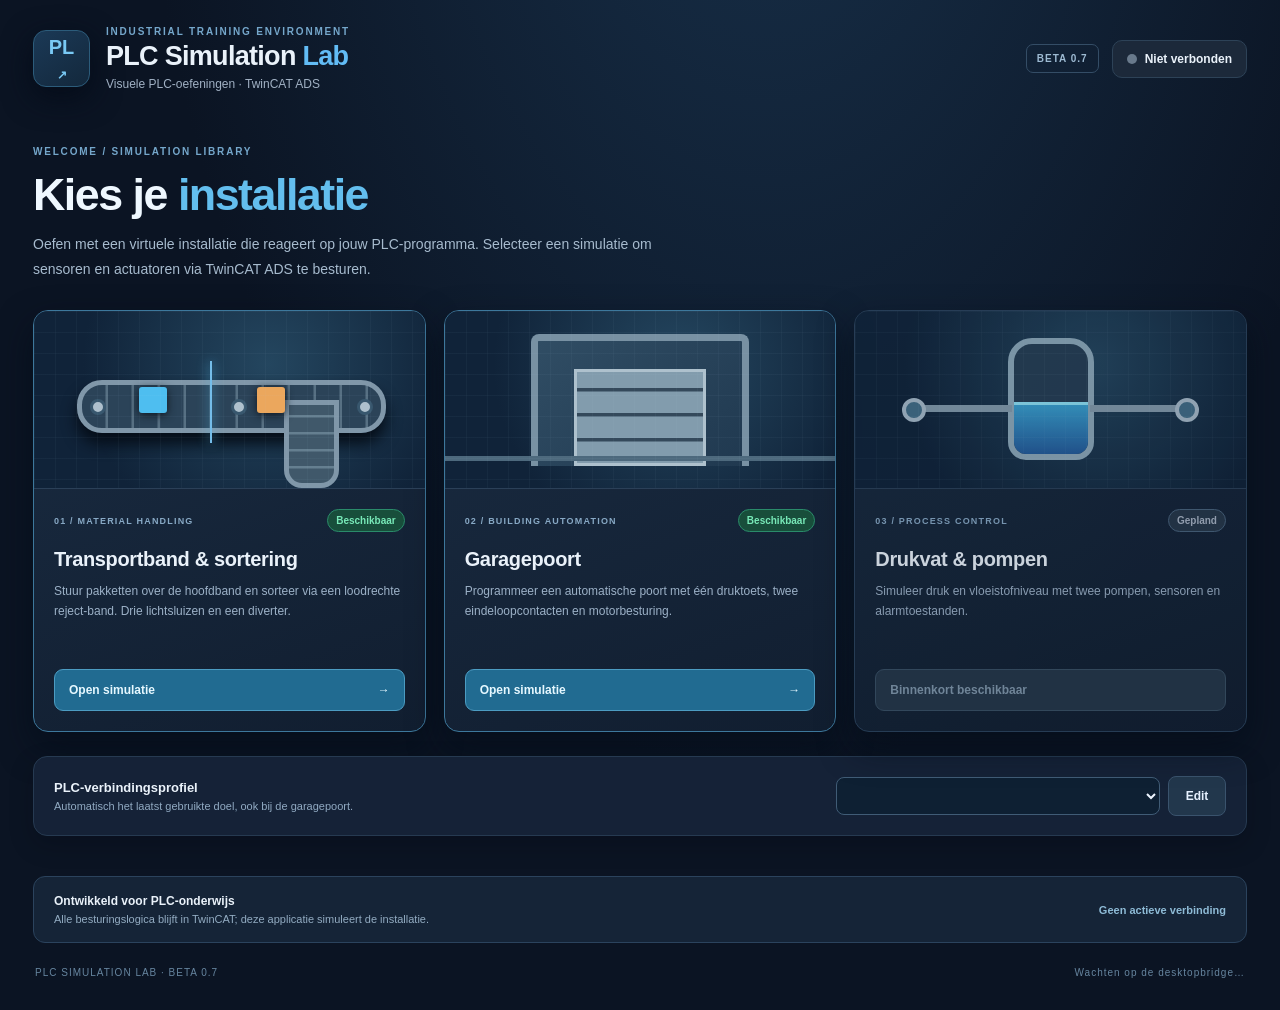
<file: frontend/index.html>
<!doctype html>
<html lang="nl">
<head>
  <meta charset="utf-8">
  <meta name="viewport" content="width=device-width,initial-scale=1">
  <title>PLC Simulation Lab — Simulaties</title>
  <link rel="stylesheet" href="style.css">
  <link rel="stylesheet" href="reject-conveyor.css">
  <link rel="stylesheet" href="home.css">
  <link rel="stylesheet" href="garage.css">
  <link rel="stylesheet" href="connection-profiles.css">
  <link rel="stylesheet" href="symbol-diagnostics.css">
</head>
<body>
  <div class="shell">
    <header class="topbar">
      <div class="identity">
        <div class="symbol">PL<span>↗</span></div>
        <div><div class="overline">INDUSTRIAL TRAINING ENVIRONMENT</div><h1>PLC Simulation <em>Lab</em></h1><div class="subhead">Visuele PLC-oefeningen · TwinCAT ADS</div></div>
      </div>
      <div class="topright"><span class="vchip">BETA 0.7</span><div id="connectionBadge" class="connection-badge"><i></i><span id="connectionLabel">Niet verbonden</span></div></div>
    </header>
    <section id="homeScreen" class="home-screen" aria-label="Kies een simulatie">
      <div class="home-intro">
        <div class="overline">WELCOME / SIMULATION LIBRARY</div>
        <h2>Kies je <span>installatie</span></h2>
        <p>Oefen met een virtuele installatie die reageert op jouw PLC-programma. Selecteer een simulatie om sensoren en actuatoren via TwinCAT ADS te besturen.</p>
      </div>
      <div class="home-cards">
        <article class="sim-card available">
          <div class="sim-image conveyor-art" aria-hidden="true"><div class="art-belt"><span></span><span></span><span></span></div><div class="art-branch"></div><div class="art-box one"></div><div class="art-box two"></div><div class="art-sensor"></div></div>
          <div class="sim-card-body"><div class="sim-card-top"><span class="sim-category">01 / MATERIAL HANDLING</span><span class="sim-status ready">Beschikbaar</span></div>
          <h3>Transportband &amp; sortering</h3><p>Stuur pakketten over de hoofdband en sorteer via een loodrechte reject-band. Drie lichtsluizen en een diverter.</p>
          <button id="openConveyor" class="sim-launch" type="button">Open simulatie <span aria-hidden="true">→</span></button></div>
        </article>
        <article class="sim-card available">
          <div class="sim-image gate-art" aria-hidden="true"><div class="art-building"><div class="art-door"></div></div><div class="art-ground"></div></div>
          <div class="sim-card-body"><div class="sim-card-top"><span class="sim-category">02 / BUILDING AUTOMATION</span><span class="sim-status ready">Beschikbaar</span></div>
          <h3>Garagepoort</h3><p>Programmeer een automatische poort met één druktoets, twee eindeloopcontacten en motorbesturing.</p>
          <button id="openGarage" class="sim-launch" type="button">Open simulatie <span aria-hidden="true">→</span></button></div>
        </article>
        <article class="sim-card unavailable">
          <div class="sim-image vessel-art" aria-hidden="true"><div class="art-vessel"><div class="art-liquid"></div></div><div class="art-pipe left"></div><div class="art-pipe right"></div><div class="art-pump left"></div><div class="art-pump right"></div></div>
          <div class="sim-card-body"><div class="sim-card-top"><span class="sim-category">03 / PROCESS CONTROL</span><span class="sim-status planned">Gepland</span></div>
          <h3>Drukvat &amp; pompen</h3><p>Simuleer druk en vloeistofniveau met twee pompen, sensoren en alarmtoestanden.</p>
          <button class="sim-launch" disabled type="button">Binnenkort beschikbaar</button></div>
        </article>
      </div>
      <div class="profile-home panel"><div><strong>PLC-verbindingsprofiel</strong><span>Automatisch het laatst gebruikte doel, ook bij de garagepoort.</span></div>
       <div class="profile-line"><select id="homeProfileSelect" aria-label="Selecteer PLC-profiel"></select><button id="homeProfileEdit" class="btn ghost" type="button">Edit</button></div></div>
      <div class="home-footer"><div><strong>Ontwikkeld voor PLC-onderwijs</strong><span>Alle besturingslogica blijft in TwinCAT; deze applicatie simuleert de installatie.</span></div><div id="homeRuntime" class="home-runtime">Kies een module om te beginnen</div></div>
    </section>
    <div id="errorMessage" class="alert" role="alert" hidden></div>
    <main class="workspace" id="simulationWorkspace" hidden>
      <section class="left-side">
        <section class="panel stage-panel">
          <div class="section-title"><div><button id="backHome" class="back-home" type="button">← Alle simulaties</button><div class="overline">INSTALLATIE 01 / SORTER CONVEYOR</div><h2>Transportband <span class="h2muted">/ Sortering</span></h2></div><span id="modeTag" class="mode-tag">Wachten...</span></div>
          <div class="stage-description">Blauwe pakketten gaan rechtdoor. Oranje pakketten worden via de diverter naar de loodrechte afvoerband gestuurd; LS-03 bevestigt hun aankomst.</div>
          <div class="conveyor-stage" id="conveyorStage" aria-label="Interactieve transportband met loodrechte afvoerband">
            <div class="stage-grid"></div>
            <div class="stage-label stage-label-left">ZONE A · AANVOER</div>
            <div class="stage-label stage-label-right">ZONE B · SORTERING</div>
            <div class="motor-chip"><span id="motorMiniLed" class="circle-led"></span><span id="motorMiniText">MOTOR UIT</span></div>
            <div class="sensor-assembly first" id="entryAssembly"><div class="sensor-head"></div><div class="sensor-beam"></div><div class="sensor-head"></div><strong>LS-01</strong></div>
            <div class="sensor-assembly second" id="exitAssembly"><div class="sensor-head"></div><div class="sensor-beam"></div><div class="sensor-head"></div><strong>LS-02</strong></div>
            <!-- The perpendicular reject conveyor is aligned with DIVERTER_X=0.66. -->
            <div class="reject-conveyor" id="rejectConveyor" aria-label="Afvoerband naar beneden">
              <div class="reject-track"><div class="reject-texture"></div></div>
              <div class="reject-roller reject-roller-top"></div>
              <div class="reject-roller reject-roller-bottom"></div>
              <span class="reject-direction">↓ AFVOER</span>
            </div>
            <div class="belt-frame">
              <div class="belt-track" id="beltTrack"><div class="belt-texture"></div></div>
              <div class="package-layer" id="packageLayer"></div>
              <div class="roller roller-left"></div><div class="roller roller-right"></div>
            </div>
            <div class="reject-package-layer" id="rejectPackageLayer"></div>
            <div class="diverter" id="diverter"><span class="diverter-arm"></span><b>D-01</b></div>
            <div class="reject-sensor" id="rejectSensor"><div class="reject-sensor-emitter"></div><div class="reject-sensor-beam"></div><div class="reject-sensor-emitter"></div><strong>LS-03</strong></div>
            <div class="stand stand-left"></div><div class="stand stand-right"></div><div class="floor"></div>
            <div class="motor-box"><b>M</b><span>DRV-01</span></div>
            <div class="stage-hint">BLAUW = DOORVOER &nbsp; • &nbsp; ORANJE = AFVOER ↓</div>
          </div>
          <div class="readout-grid">
            <div class="readout"><div>MOTORUITGANG</div><strong id="motorValue">FALSE</strong><small>bConveyorMotor</small></div>
            <div class="readout"><div>DIVERTER</div><strong id="diverterValue">FALSE</strong><small>bDiverter</small></div>
            <div class="readout"><div>PLC CYCLI</div><strong id="cycleValue">0</strong><small>nCycleCounter</small></div>
          </div>
        </section>
        <div class="bottom-cards">
          <section class="panel results-panel"><div class="overline">PROCESSTATISTIEKEN</div><h3>Productiestatus</h3>
            <div class="stats-line"><div class="stat"><span>Doorgelaten</span><strong id="normalCount">0</strong><small>blauwe route</small></div><div class="stat"><span>Afgevoerd</span><strong id="rejectCount">0</strong><small>reject route</small></div><div class="stat"><span>Wachtrij</span><strong id="queueCount">0</strong><small>pakketten</small></div></div>
          </section>
          <section class="panel help-panel"><div class="overline">ZO WERKT DE SIMULATIE</div><h3>Sensor → PLC → Actuator</h3><p>LS-01 detecteert het type. De PLC zet D-01 aan voor oranje pakketten. De tweede band vervoert het pakket naar LS-03, die de aankomst bevestigt.</p></section>
        </div>
      </section>
      <aside class="right-side">
        <section class="panel connection-panel"><div class="overline">01 / CONNECTIE</div><h3>PLC-verbinding</h3>
          <div class="profile-widget">
            <label for="profileSelect">Verbindingsprofiel</label>
            <div class="profile-line"><select id="profileSelect" aria-label="Selecteer PLC-profiel"></select><button class="btn ghost" id="profileEdit" type="button">Edit</button></div>
            <p id="profileHint" class="profile-hint">Je selectie wordt bewaard voor de volgende keer.</p>
          </div>
          <div class="info-row"><span>Doel</span><code id="targetValue">—</code></div>
          <div class="info-row"><span>Protocol</span><strong id="protocolValue">—</strong></div>
          <div class="button-pair"><button class="btn primary" id="connectButton">● Verbinden</button><button class="btn ghost" id="disconnectButton">Verbreken</button></div>
        </section>
        <section class="panel action-panel"><div class="overline">02 / MACHINEBESTURING</div><h3>Virtuele drukknoppen</h3>
          <div class="button-pair"><button class="btn start" id="startButton">▶ START</button><button class="btn stop" id="stopButton">■ STOP</button></div>
          <div class="subsection-title">Pakketten toevoegen</div>
          <div class="button-pair"><button class="btn parcel-blue" id="blueButton"><span class="parcel-icon blue"></span> Blauw pakket</button><button class="btn parcel-orange" id="orangeButton"><span class="parcel-icon orange"></span> Oranje pakket</button></div>
          <label class="switch-row"><div><b>Automatische aanvoer</b><small>Wissel blauwe en oranje pakketten af</small></div><span class="toggle"><input id="autoFeedToggle" type="checkbox"><span></span></span></label>
          <button class="btn ghost full-width" id="resetButton">↻ &nbsp; Reset pakketten &amp; tellers</button>
          <p class="small-note">Reset wist alleen de virtuele wereld. De PLC-besturing blijft draaien totdat je STOP indrukt.</p>
        </section>
        <section class="panel io-panel"><div class="overline">03 / LIVE DIAGNOSTIEK</div><h3>PLC I/O monitor</h3><div id="symbolDiagnostics" class="symbol-diagnostics" aria-live="polite"></div><div id="ioRows"></div>
          <div class="io-footer">Ingangen: simulator → PLC &nbsp;·&nbsp; Uitgangen: PLC → simulator</div>
        </section>
      </aside>
    </main>
    <section id="garageWorkspace" class="garage-workspace" hidden>
      <section class="panel stage-panel garage-stage-panel">
        <div class="section-title"><div><button id="garageBackHome" class="back-home" type="button">← Alle simulaties</button><div class="overline">INSTALLATIE 02 / BUILDING AUTOMATION</div><h2>Garagepoort <span class="h2muted">/ Automatische bediening</span></h2></div><span id="garageModeTag" class="mode-tag">Wachten...</span></div>
        <p class="stage-description">Eén virtuele druktoets. De PLC bestuurt de openings- en sluitmotor; de simulator beheert de eindeloopcontacten.</p>
        <div class="garage-scene" id="garageScene">
          <div class="garage-wall"><div class="garage-header">GARAGE G-01</div><div class="garage-opening"><div id="garageDoor" class="garage-door"><div class="door-lamella"></div><div class="door-lamella"></div><div class="door-lamella"></div><div class="door-lamella"></div><div class="door-lamella"></div><div class="door-lamella"></div></div><div class="garage-track-left"></div><div class="garage-track-right"></div></div></div>
          <div class="gate-limit gate-limit-open" id="garageLimitOpen"><span>LS-OPEN</span><b></b></div>
          <div class="gate-limit gate-limit-closed" id="garageLimitClosed"><span>LS-CLOSED</span><b></b></div>
          <div class="garage-floor"></div><div class="garage-position" id="garagePosition">GESLOTEN · 0%</div>
        </div>
        <div class="garage-readouts"><div class="readout"><div>MOTOR OPEN</div><strong id="gateOpenValue">FALSE</strong><small>bGateMotorOpen</small></div><div class="readout"><div>MOTOR SLUITEN</div><strong id="gateCloseValue">FALSE</strong><small>bGateMotorClose</small></div><div class="readout"><div>PLC CYCLI</div><strong id="gateCycleValue">0</strong><small>nGateCycleCounter</small></div></div>
      </section>
      <aside class="garage-controls">
        <section class="panel"><div class="overline">01 / CONNECTIE</div><h3>PLC-verbinding</h3><div class="profile-widget"><label for="garageProfileSelect">Verbindingsprofiel</label>
          <div class="profile-line"><select id="garageProfileSelect" aria-label="Selecteer PLC-profiel"></select><button class="btn ghost" id="garageProfileEdit" type="button">Edit</button></div></div>
          <div class="info-row"><span>Doel</span><code id="garageTarget">—</code></div><div class="button-pair"><button class="btn primary" id="garageConnect">● Verbinden</button><button class="btn ghost" id="garageDisconnect">Verbreken</button></div><p class="small-note">LIVE: laad het garagepoortprogramma in TwinCAT. Verbreek eerst de transportbandverbinding.</p></section>
        <section class="panel"><div class="overline">02 / BEDIENING</div><h3>Virtuele druktoets</h3><button id="garageButton" class="btn start full-width">● DRUKTOETS S-01</button><p class="small-note">De student bepaalt in TwinCAT hoe de poort reageert op deze druktoets.</p><div id="garageError" class="garage-error" hidden></div></section>
        <section class="panel"><div class="overline">03 / LIVE I/O</div><h3>Sensoren en actuatoren</h3><div id="garageSymbolDiagnostics" class="symbol-diagnostics" aria-live="polite"></div><div id="garageIoRows"></div><p id="garageFault" class="garage-error" hidden>Motorconflict: beide richtingen actief. Beweging geblokkeerd.</p></section>
      </aside>
    </section>
    <footer><span>PLC SIMULATION LAB · BETA 0.7</span><span id="footerStatus">Wachten op de desktopbridge…</span></footer>
  </div>
<div id="profileModal" class="profile-modal" hidden role="dialog" aria-modal="true" aria-labelledby="profileModalTitle">
    <div class="profile-panel panel">
      <div class="profile-heading"><h2 id="profileModalTitle">PLC-verbindingsprofielen</h2><button id="profileClose" type="button" class="btn ghost">Sluiten</button></div>
      <p class="profile-hint">Maak een profiel voor thuis, school of een andere runtime. Verbreek eerst de actieve verbinding om profielen te wijzigen.</p>
      <div class="profile-editor-layout"><div><label for="profileEditorList">Bewaarde profielen</label><select id="profileEditorList" size="6"></select><button type="button" id="profileNew" class="btn ghost full-width">+ Nieuw profiel</button></div>
      <form id="profileForm"><label for="profileName">Profielnaam</label><input id="profileName" maxlength="60" required placeholder="Bijv. School UMRT">
      <label for="profileNetId">AMS Net ID</label><input id="profileNetId" required spellcheck="false" placeholder="199.4.42.250.1.1">
      <label for="profilePort">PLC ADS-poort</label><input id="profilePort" type="number" min="1" max="65535" required value="851">
      <div class="profile-actions"><button type="submit" class="btn primary">Opslaan</button><button type="button" id="profileDelete" class="btn stop">Verwijderen</button></div></form></div>
      <p id="profileError" class="profile-error" role="alert" hidden></p>
    </div>
  </div>
  <script src="app.js"></script>
</body>
</html>
</file>
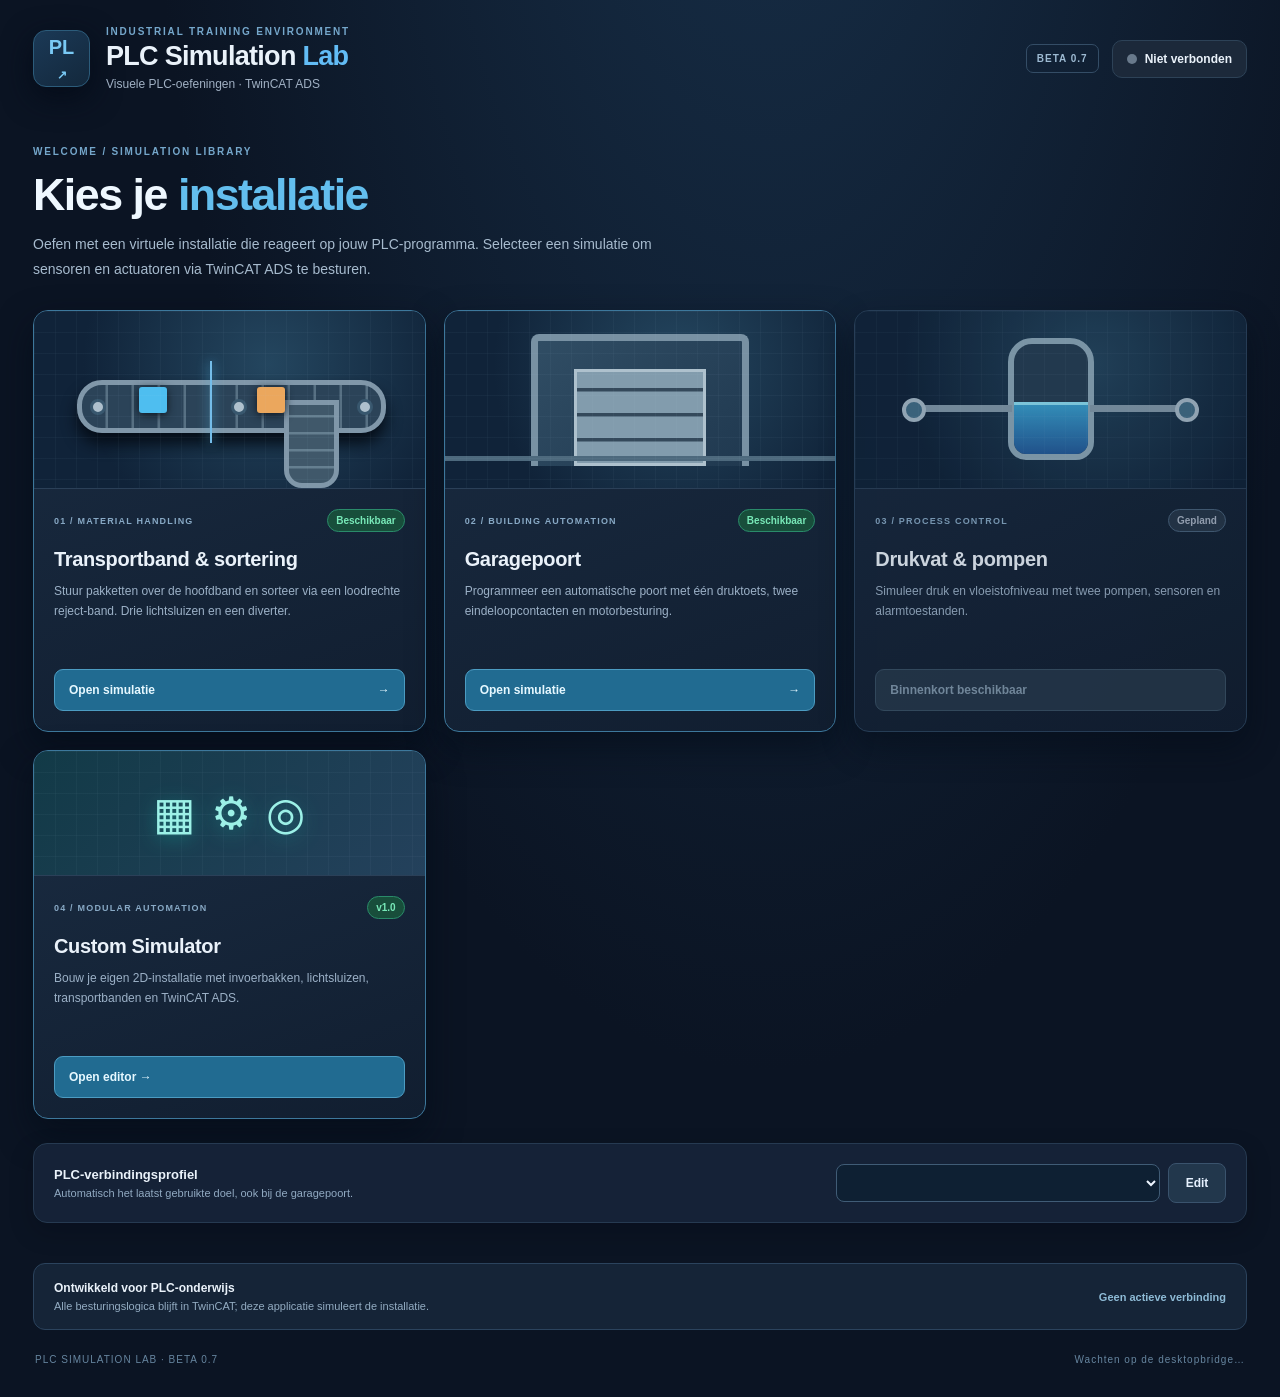
<file: frontend/_index_v09_generated.html>
<!doctype html>
<html lang="nl">
<head>
  <meta charset="utf-8">
  <meta name="viewport" content="width=device-width,initial-scale=1">
  <title>PLC Simulation Lab — Simulaties</title>
  <link rel="stylesheet" href="style.css">
  <link rel="stylesheet" href="reject-conveyor.css">
  <link rel="stylesheet" href="home.css">
  <link rel="stylesheet" href="garage.css">
  <link rel="stylesheet" href="connection-profiles.css">
  <link rel="stylesheet" href="symbol-diagnostics.css">
  <link rel="stylesheet" href="custom.css">
</head>
<body>
  <div class="shell">
    <header class="topbar">
      <div class="identity">
        <div class="symbol">PL<span>↗</span></div>
        <div><div class="overline">INDUSTRIAL TRAINING ENVIRONMENT</div><h1>PLC Simulation <em>Lab</em></h1><div class="subhead">Visuele PLC-oefeningen · TwinCAT ADS</div></div>
      </div>
      <div class="topright"><span class="vchip">BETA 0.7</span><div id="connectionBadge" class="connection-badge"><i></i><span id="connectionLabel">Niet verbonden</span></div></div>
    </header>
    <section id="homeScreen" class="home-screen" aria-label="Kies een simulatie">
      <div class="home-intro">
        <div class="overline">WELCOME / SIMULATION LIBRARY</div>
        <h2>Kies je <span>installatie</span></h2>
        <p>Oefen met een virtuele installatie die reageert op jouw PLC-programma. Selecteer een simulatie om sensoren en actuatoren via TwinCAT ADS te besturen.</p>
      </div>
      <div class="home-cards">
        <article class="sim-card available">
          <div class="sim-image conveyor-art" aria-hidden="true"><div class="art-belt"><span></span><span></span><span></span></div><div class="art-branch"></div><div class="art-box one"></div><div class="art-box two"></div><div class="art-sensor"></div></div>
          <div class="sim-card-body"><div class="sim-card-top"><span class="sim-category">01 / MATERIAL HANDLING</span><span class="sim-status ready">Beschikbaar</span></div>
          <h3>Transportband &amp; sortering</h3><p>Stuur pakketten over de hoofdband en sorteer via een loodrechte reject-band. Drie lichtsluizen en een diverter.</p>
          <button id="openConveyor" class="sim-launch" type="button">Open simulatie <span aria-hidden="true">→</span></button></div>
        </article>
        <article class="sim-card available">
          <div class="sim-image gate-art" aria-hidden="true"><div class="art-building"><div class="art-door"></div></div><div class="art-ground"></div></div>
          <div class="sim-card-body"><div class="sim-card-top"><span class="sim-category">02 / BUILDING AUTOMATION</span><span class="sim-status ready">Beschikbaar</span></div>
          <h3>Garagepoort</h3><p>Programmeer een automatische poort met één druktoets, twee eindeloopcontacten en motorbesturing.</p>
          <button id="openGarage" class="sim-launch" type="button">Open simulatie <span aria-hidden="true">→</span></button></div>
        </article>
        <article class="sim-card unavailable">
          <div class="sim-image vessel-art" aria-hidden="true"><div class="art-vessel"><div class="art-liquid"></div></div><div class="art-pipe left"></div><div class="art-pipe right"></div><div class="art-pump left"></div><div class="art-pump right"></div></div>
          <div class="sim-card-body"><div class="sim-card-top"><span class="sim-category">03 / PROCESS CONTROL</span><span class="sim-status planned">Gepland</span></div>
          <h3>Drukvat &amp; pompen</h3><p>Simuleer druk en vloeistofniveau met twee pompen, sensoren en alarmtoestanden.</p>
          <button class="sim-launch" disabled type="button">Binnenkort beschikbaar</button></div>
        </article>
      </div>
      <div class="profile-home panel"><div><strong>PLC-verbindingsprofiel</strong><span>Automatisch het laatst gebruikte doel, ook bij de garagepoort.</span></div>
       <div class="profile-line"><select id="homeProfileSelect" aria-label="Selecteer PLC-profiel"></select><button id="homeProfileEdit" class="btn ghost" type="button">Edit</button></div></div>
      <div class="home-footer"><div><strong>Ontwikkeld voor PLC-onderwijs</strong><span>Alle besturingslogica blijft in TwinCAT; deze applicatie simuleert de installatie.</span></div><div id="homeRuntime" class="home-runtime">Kies een module om te beginnen</div></div>
    </section>
    <div id="errorMessage" class="alert" role="alert" hidden></div>
    <main class="workspace" id="simulationWorkspace" hidden>
      <section class="left-side">
        <section class="panel stage-panel">
          <div class="section-title"><div><button id="backHome" class="back-home" type="button">← Alle simulaties</button><div class="overline">INSTALLATIE 01 / SORTER CONVEYOR</div><h2>Transportband <span class="h2muted">/ Sortering</span></h2></div><span id="modeTag" class="mode-tag">Wachten...</span></div>
          <div class="stage-description">Blauwe pakketten gaan rechtdoor. Oranje pakketten worden via de diverter naar de loodrechte afvoerband gestuurd; LS-03 bevestigt hun aankomst.</div>
          <div class="conveyor-stage" id="conveyorStage" aria-label="Interactieve transportband met loodrechte afvoerband">
            <div class="stage-grid"></div>
            <div class="stage-label stage-label-left">ZONE A · AANVOER</div>
            <div class="stage-label stage-label-right">ZONE B · SORTERING</div>
            <div class="motor-chip"><span id="motorMiniLed" class="circle-led"></span><span id="motorMiniText">MOTOR UIT</span></div>
            <div class="sensor-assembly first" id="entryAssembly"><div class="sensor-head"></div><div class="sensor-beam"></div><div class="sensor-head"></div><strong>LS-01</strong></div>
            <div class="sensor-assembly second" id="exitAssembly"><div class="sensor-head"></div><div class="sensor-beam"></div><div class="sensor-head"></div><strong>LS-02</strong></div>
            <!-- The perpendicular reject conveyor is aligned with DIVERTER_X=0.66. -->
            <div class="reject-conveyor" id="rejectConveyor" aria-label="Afvoerband naar beneden">
              <div class="reject-track"><div class="reject-texture"></div></div>
              <div class="reject-roller reject-roller-top"></div>
              <div class="reject-roller reject-roller-bottom"></div>
              <span class="reject-direction">↓ AFVOER</span>
            </div>
            <div class="belt-frame">
              <div class="belt-track" id="beltTrack"><div class="belt-texture"></div></div>
              <div class="package-layer" id="packageLayer"></div>
              <div class="roller roller-left"></div><div class="roller roller-right"></div>
            </div>
            <div class="reject-package-layer" id="rejectPackageLayer"></div>
            <div class="diverter" id="diverter"><span class="diverter-arm"></span><b>D-01</b></div>
            <div class="reject-sensor" id="rejectSensor"><div class="reject-sensor-emitter"></div><div class="reject-sensor-beam"></div><div class="reject-sensor-emitter"></div><strong>LS-03</strong></div>
            <div class="stand stand-left"></div><div class="stand stand-right"></div><div class="floor"></div>
            <div class="motor-box"><b>M</b><span>DRV-01</span></div>
            <div class="stage-hint">BLAUW = DOORVOER &nbsp; • &nbsp; ORANJE = AFVOER ↓</div>
          </div>
          <div class="readout-grid">
            <div class="readout"><div>MOTORUITGANG</div><strong id="motorValue">FALSE</strong><small>bConveyorMotor</small></div>
            <div class="readout"><div>DIVERTER</div><strong id="diverterValue">FALSE</strong><small>bDiverter</small></div>
            <div class="readout"><div>PLC CYCLI</div><strong id="cycleValue">0</strong><small>nCycleCounter</small></div>
          </div>
        </section>
        <div class="bottom-cards">
          <section class="panel results-panel"><div class="overline">PROCESSTATISTIEKEN</div><h3>Productiestatus</h3>
            <div class="stats-line"><div class="stat"><span>Doorgelaten</span><strong id="normalCount">0</strong><small>blauwe route</small></div><div class="stat"><span>Afgevoerd</span><strong id="rejectCount">0</strong><small>reject route</small></div><div class="stat"><span>Wachtrij</span><strong id="queueCount">0</strong><small>pakketten</small></div></div>
          </section>
          <section class="panel help-panel"><div class="overline">ZO WERKT DE SIMULATIE</div><h3>Sensor → PLC → Actuator</h3><p>LS-01 detecteert het type. De PLC zet D-01 aan voor oranje pakketten. De tweede band vervoert het pakket naar LS-03, die de aankomst bevestigt.</p></section>
        </div>
      </section>
      <aside class="right-side">
        <section class="panel connection-panel"><div class="overline">01 / CONNECTIE</div><h3>PLC-verbinding</h3>
          <div class="profile-widget">
            <label for="profileSelect">Verbindingsprofiel</label>
            <div class="profile-line"><select id="profileSelect" aria-label="Selecteer PLC-profiel"></select><button class="btn ghost" id="profileEdit" type="button">Edit</button></div>
            <p id="profileHint" class="profile-hint">Je selectie wordt bewaard voor de volgende keer.</p>
          </div>
          <div class="info-row"><span>Doel</span><code id="targetValue">—</code></div>
          <div class="info-row"><span>Protocol</span><strong id="protocolValue">—</strong></div>
          <div class="button-pair"><button class="btn primary" id="connectButton">● Verbinden</button><button class="btn ghost" id="disconnectButton">Verbreken</button></div>
        </section>
        <section class="panel action-panel"><div class="overline">02 / MACHINEBESTURING</div><h3>Virtuele drukknoppen</h3>
          <div class="button-pair"><button class="btn start" id="startButton">▶ START</button><button class="btn stop" id="stopButton">■ STOP</button></div>
          <div class="subsection-title">Pakketten toevoegen</div>
          <div class="button-pair"><button class="btn parcel-blue" id="blueButton"><span class="parcel-icon blue"></span> Blauw pakket</button><button class="btn parcel-orange" id="orangeButton"><span class="parcel-icon orange"></span> Oranje pakket</button></div>
          <label class="switch-row"><div><b>Automatische aanvoer</b><small>Wissel blauwe en oranje pakketten af</small></div><span class="toggle"><input id="autoFeedToggle" type="checkbox"><span></span></span></label>
          <button class="btn ghost full-width" id="resetButton">↻ &nbsp; Reset pakketten &amp; tellers</button>
          <p class="small-note">Reset wist alleen de virtuele wereld. De PLC-besturing blijft draaien totdat je STOP indrukt.</p>
        </section>
        <section class="panel io-panel"><div class="overline">03 / LIVE DIAGNOSTIEK</div><h3>PLC I/O monitor</h3><div id="symbolDiagnostics" class="symbol-diagnostics" aria-live="polite"></div><div id="ioRows"></div>
          <div class="io-footer">Ingangen: simulator → PLC &nbsp;·&nbsp; Uitgangen: PLC → simulator</div>
        </section>
      </aside>
    </main>
    <section id="garageWorkspace" class="garage-workspace" hidden>
      <section class="panel stage-panel garage-stage-panel">
        <div class="section-title"><div><button id="garageBackHome" class="back-home" type="button">← Alle simulaties</button><div class="overline">INSTALLATIE 02 / BUILDING AUTOMATION</div><h2>Garagepoort <span class="h2muted">/ Automatische bediening</span></h2></div><span id="garageModeTag" class="mode-tag">Wachten...</span></div>
        <p class="stage-description">Eén virtuele druktoets. De PLC bestuurt de openings- en sluitmotor; de simulator beheert de eindeloopcontacten.</p>
        <div class="garage-scene" id="garageScene">
          <div class="garage-wall"><div class="garage-header">GARAGE G-01</div><div class="garage-opening"><div id="garageDoor" class="garage-door"><div class="door-lamella"></div><div class="door-lamella"></div><div class="door-lamella"></div><div class="door-lamella"></div><div class="door-lamella"></div><div class="door-lamella"></div></div><div class="garage-track-left"></div><div class="garage-track-right"></div></div></div>
          <div class="gate-limit gate-limit-open" id="garageLimitOpen"><span>LS-OPEN</span><b></b></div>
          <div class="gate-limit gate-limit-closed" id="garageLimitClosed"><span>LS-CLOSED</span><b></b></div>
          <div class="garage-floor"></div><div class="garage-position" id="garagePosition">GESLOTEN · 0%</div>
        </div>
        <div class="garage-readouts"><div class="readout"><div>MOTOR OPEN</div><strong id="gateOpenValue">FALSE</strong><small>bGateMotorOpen</small></div><div class="readout"><div>MOTOR SLUITEN</div><strong id="gateCloseValue">FALSE</strong><small>bGateMotorClose</small></div><div class="readout"><div>PLC CYCLI</div><strong id="gateCycleValue">0</strong><small>nGateCycleCounter</small></div></div>
      </section>
      <aside class="garage-controls">
        <section class="panel"><div class="overline">01 / CONNECTIE</div><h3>PLC-verbinding</h3><div class="profile-widget"><label for="garageProfileSelect">Verbindingsprofiel</label>
          <div class="profile-line"><select id="garageProfileSelect" aria-label="Selecteer PLC-profiel"></select><button class="btn ghost" id="garageProfileEdit" type="button">Edit</button></div></div>
          <div class="info-row"><span>Doel</span><code id="garageTarget">—</code></div><div class="button-pair"><button class="btn primary" id="garageConnect">● Verbinden</button><button class="btn ghost" id="garageDisconnect">Verbreken</button></div><p class="small-note">LIVE: laad het garagepoortprogramma in TwinCAT. Verbreek eerst de transportbandverbinding.</p></section>
        <section class="panel"><div class="overline">02 / BEDIENING</div><h3>Virtuele druktoets</h3><button id="garageButton" class="btn start full-width">● DRUKTOETS S-01</button><p class="small-note">De student bepaalt in TwinCAT hoe de poort reageert op deze druktoets.</p><div id="garageError" class="garage-error" hidden></div></section>
        <section class="panel"><div class="overline">03 / LIVE I/O</div><h3>Sensoren en actuatoren</h3><div id="garageSymbolDiagnostics" class="symbol-diagnostics" aria-live="polite"></div><div id="garageIoRows"></div><p id="garageFault" class="garage-error" hidden>Motorconflict: beide richtingen actief. Beweging geblokkeerd.</p></section>
      </aside>
    </section>
    <footer><span>PLC SIMULATION LAB · BETA 0.7</span><span id="footerStatus">Wachten op de desktopbridge…</span></footer>
  </div>
<div id="profileModal" class="profile-modal" hidden role="dialog" aria-modal="true" aria-labelledby="profileModalTitle">
    <div class="profile-panel panel">
      <div class="profile-heading"><h2 id="profileModalTitle">PLC-verbindingsprofielen</h2><button id="profileClose" type="button" class="btn ghost">Sluiten</button></div>
      <p class="profile-hint">Maak een profiel voor thuis, school of een andere runtime. Verbreek eerst de actieve verbinding om profielen te wijzigen.</p>
      <div class="profile-editor-layout"><div><label for="profileEditorList">Bewaarde profielen</label><select id="profileEditorList" size="6"></select><button type="button" id="profileNew" class="btn ghost full-width">+ Nieuw profiel</button></div>
      <form id="profileForm"><label for="profileName">Profielnaam</label><input id="profileName" maxlength="60" required placeholder="Bijv. School UMRT">
      <label for="profileNetId">AMS Net ID</label><input id="profileNetId" required spellcheck="false" placeholder="199.4.42.250.1.1">
      <label for="profilePort">PLC ADS-poort</label><input id="profilePort" type="number" min="1" max="65535" required value="851">
      <div class="profile-actions"><button type="submit" class="btn primary">Opslaan</button><button type="button" id="profileDelete" class="btn stop">Verwijderen</button></div></form></div>
      <p id="profileError" class="profile-error" role="alert" hidden></p>
    </div>
  </div>
  <script src="app.js"></script>
  <script src="custom.js"></script>
</body>
</html>
</file>
<file: frontend/style.css>
:root{font-family:Segoe UI,Inter,Arial,sans-serif;color:#eaf2fa;background:#0b1423;color-scheme:dark;--line:#263a51;--muted:#93a7bd;--blue:#58b8ed;--green:#5fe4a6;--orange:#efac65}
*{box-sizing:border-box}html,body{margin:0;min-width:850px}body{background:radial-gradient(ellipse at 60% -30%,#18314b 0,#0b1423 58%)}button{font-family:inherit}.shell{max-width:1500px;margin:0 auto;padding:26px 33px 16px}
.topbar{display:flex;align-items:center;justify-content:space-between;gap:14px;margin-bottom:22px}.identity{display:flex;gap:16px;align-items:center}.symbol{width:57px;height:57px;display:grid;place-items:center;border-radius:13px;background:linear-gradient(145deg,#1b3956,#13283c);border:1px solid #2c5c7b;font-size:20px;font-weight:900;color:#79c9f4;box-shadow:0 10px 30px #050c19}.symbol span{font-size:12px;vertical-align:10px;margin-left:1px}.overline{font-size:10px;letter-spacing:1.8px;font-weight:850;color:#75a7cb}.identity h1{font-size:27px;letter-spacing:-.7px;margin:4px 0 0;line-height:1.15}.identity h1 em{font-style:normal;color:#62bcf5}.subhead{font-size:12px;color:#a1b1c4;margin-top:5px}.topright{display:flex;align-items:center;gap:13px}.vchip,.mode-tag{padding:8px 10px;border:1px solid #344d66;border-radius:7px;color:#9dbad2;font-size:10px;font-weight:800;letter-spacing:1px}.connection-badge{display:flex;gap:8px;align-items:center;background:#1c293a;padding:11px 14px;border:1px solid #2d4257;border-radius:10px;font-size:12px;font-weight:700;min-width:133px}.connection-badge i{width:10px;height:10px;border-radius:50%;background:#697a8c}.connection-badge.connected{border-color:#326b52;color:#8aebbc;background:#133023}.connection-badge.connected i{background:var(--green);box-shadow:0 0 10px #5fe4a68e}
.workspace{display:grid;grid-template-columns:minmax(0,1.75fr) minmax(310px,1fr);gap:16px}.left-side,.right-side{display:flex;flex-direction:column;gap:16px;min-width:0}.panel{border:1px solid var(--line);background:#152237;border-radius:14px;padding:19px 20px;box-shadow:0 9px 25px #02070f36}.stage-panel{padding:21px}.section-title{display:flex;justify-content:space-between;align-items:center;gap:10px}.section-title h2{font-size:21px;margin:7px 0 0;letter-spacing:-.5px}.h2muted{color:#8ba4b9;font-size:16px;font-weight:500}.stage-description{color:#9eafc3;font-size:12px;line-height:1.55;margin:13px 0 16px;max-width:700px}.mode-tag{border-radius:25px;white-space:nowrap}.mode-tag.demo{color:#f9c980;border-color:#947244;background:#4e3a20}.mode-tag.live{color:#87e6bf;border-color:#326b56;background:#1b3c31}
.conveyor-stage{height:305px;overflow:hidden;position:relative;isolation:isolate;border-radius:11px;border:1px solid #30445c;background:radial-gradient(ellipse at 50% 15%,#1b3955 0,#12263c 47%,#0f1d31 100%)}.stage-grid{position:absolute;inset:0;background-image:linear-gradient(#87a0b413 1px,transparent 1px),linear-gradient(90deg,#87a0b413 1px,transparent 1px);background-size:24px 24px}.stage-label{position:absolute;top:19px;font-size:10px;letter-spacing:1.5px;font-weight:800;color:#758fa8}.stage-label-left{left:21px}.stage-label-right{right:21px}.motor-chip{position:absolute;right:20px;top:52px;display:flex;align-items:center;gap:7px;font-size:10px;font-weight:850;letter-spacing:1px;color:#9cacc2}.circle-led{width:11px;height:11px;border-radius:50%;background:#697b8d;border:2px solid #9eb2c350}.conveyor-stage.running .circle-led{background:#62efb1;box-shadow:0 0 11px #62efb1}.conveyor-stage.running .motor-chip{color:#6ceeb4}
.belt-frame{position:absolute;top:43%;left:9%;width:82%;height:76px;border:6px solid #71869c;border-radius:42px;background:#0c1a2b;box-shadow:0 12px 29px #020713bd,inset 0 0 0 4px #26384b;z-index:3}.belt-track{position:absolute;inset:6px 8px;border:1px solid #556b80;background:#334759;border-radius:30px;overflow:hidden;isolation:isolate}.belt-texture{position:absolute;left:-32px;top:0;bottom:0;width:calc(100% + 32px);background-image:linear-gradient(90deg,#8095a4 0 2px,transparent 2px 32px);background-size:32px 100%;will-change:transform;animation:belt-move 540ms linear infinite paused;opacity:.68;transform:translate3d(0,0,0)}.conveyor-stage.running .belt-texture{animation-play-state:running}@keyframes belt-move{to{transform:translate3d(32px,0,0)}}.roller{position:absolute;top:19px;width:24px;height:24px;border-radius:50%;z-index:4;background:radial-gradient(circle,#7e9aab 0 30%,#254059 32% 60%,#cad9df 63% 73%,#435b6e 76%)}.roller-left{left:8px}.roller-right{right:8px}.package-layer{position:absolute;inset:6px 8px;z-index:2;pointer-events:none}.parcel{position:absolute;top:12px;height:34px;width:48px;border-radius:5px;box-shadow:1px 4px 8px #07111e99;will-change:transform}.parcel.blue{background:linear-gradient(145deg,#67d5f8,#2184b9);border:2px solid #91e5fb}.parcel.orange{background:linear-gradient(145deg,#f7be74,#d8853c);border:2px solid #ffdb9a}.parcel:after{content:'';position:absolute;inset:5px 0 0;border-top:2px solid #ffffff50;transform:skewY(-22deg)}.parcel:before{content:'';position:absolute;left:47%;top:0;bottom:0;border-left:2px solid #ffffff51}
.sensor-assembly{position:absolute;top:24%;height:153px;display:flex;align-items:center;flex-direction:column;z-index:6;filter:drop-shadow(0 0 7px #4daaff44);transform:translateX(-50%);pointer-events:none}.sensor-assembly.first{left:30.8%}.sensor-assembly.second{left:79.6%}.sensor-head{height:11px;width:22px;background:#64b7eb;border:2px solid #b5e4fe;border-radius:3px}.sensor-beam{height:107px;width:3px;background:#6db7f1;opacity:.73}.sensor-assembly.active .sensor-beam{background:#ef696b;box-shadow:0 0 12px #ff6c6c;opacity:1}.sensor-assembly strong{font-size:10px;color:#9ac8eb;margin-top:7px}.sensor-assembly.active strong{color:#ffafac}
.diverter{position:absolute;top:46%;left:67.2%;z-index:7;pointer-events:none}.diverter-arm{display:block;height:9px;width:66px;background:linear-gradient(#f8c97d,#b9782c);border:2px solid #f5d59b;border-radius:5px;transform-origin:10% 50%;transform:rotate(-28deg);transition:transform 180ms;box-shadow:0 2px 6px #172333}.diverter.active .diverter-arm{transform:rotate(30deg);background:linear-gradient(#ffd6a7,#ec9030)}.diverter b{display:block;color:#e8b97b;font-size:10px;text-align:center;margin-top:15px}.chute{position:absolute;top:73%;right:11%;width:14%;height:35px;border:2px dashed #b6804599;background:#78532829;border-radius:5px;display:flex;align-items:center;justify-content:center;gap:4px;color:#d5a36b;font-size:10px;letter-spacing:1px;font-weight:800}.chute-arrow{font-size:18px}.stand{position:absolute;top:calc(43% + 65px);height:60px;width:17px;background:linear-gradient(90deg,#2b465c,#71899e,#385b74);z-index:1}.stand-left{left:22%}.stand-right{right:20%}.floor{height:2px;background:#48657c;position:absolute;bottom:38px;left:4%;right:4%}.motor-box{position:absolute;left:21%;top:75%;z-index:5;display:flex;align-items:center;flex-direction:column;font-size:9px;font-weight:800;gap:3px;color:#a1b3c5}.motor-box b{border-radius:8px;border:3px solid #90b3c6;background:linear-gradient(155deg,#4b8fa6,#244865);box-shadow:0 4px 12px #07111b99;padding:9px 15px;color:#d2f1ff;font-size:17px}.stage-hint{position:absolute;left:18px;bottom:13px;color:#7190aa;font-size:9px;font-weight:800;letter-spacing:1.2px}
.readout-grid{display:grid;grid-template-columns:repeat(3,minmax(0,1fr));gap:10px;margin-top:14px}.readout{border:1px solid #2f4257;border-radius:9px;padding:12px 13px;background:#101c2e;min-width:0}.readout div{font-size:10px;color:#8ba4bd;font-weight:800;letter-spacing:.7px}.readout strong{display:block;color:#b6c5d4;font-family:Consolas,monospace;font-size:20px;margin:10px 0 5px}.readout strong.on{color:#5feba7}.readout small{color:#7291a7;font-size:10px;overflow:hidden;white-space:nowrap;text-overflow:ellipsis;display:block}
h3{font-size:16px;margin:8px 0 14px}.bottom-cards{display:grid;grid-template-columns:1.1fr 1fr;gap:16px}.stats-line{display:flex;justify-content:space-between;gap:8px}.stat{display:flex;flex-direction:column;gap:4px}.stat span{color:#9db0c4;font-size:11px}.stat strong{font-size:28px;color:#e6f2ff;line-height:1.1}.stat small{color:#7d98af;font-size:10px}.help-panel p{color:#9cacbd;font-size:12px;line-height:1.6;margin:0}
.right-side .panel{padding:18px 20px}.info-row{display:flex;justify-content:space-between;gap:10px;padding:8px 0;font-size:11px;color:#9cb1c6}.info-row code,.info-row strong{color:#d3e5f4;font-size:11px;max-width:66%;overflow-wrap:anywhere;text-align:right}.button-pair{display:grid;grid-template-columns:1fr 1fr;gap:9px;margin-top:12px}.btn{cursor:pointer;border:1px solid transparent;border-radius:8px;padding:11px 11px;font-size:12px;font-weight:800;color:#e6f1ff;transition:filter .12s,transform .12s;min-height:40px}.btn:hover:not(:disabled){filter:brightness(1.14)}.btn:active:not(:disabled){transform:scale(.98)}.btn:disabled{opacity:.38;cursor:not-allowed}.btn.primary{background:#287eae;border-color:#3d9bce}.btn.ghost{background:#22374c;border-color:#3a536d}.btn.start{background:#206f52;border-color:#2e9a71;color:#b7f6d8}.btn.stop{background:#703741;border-color:#ad5263;color:#ffced4}.btn.parcel-blue{background:#1b435c;border-color:#327caa;color:#afdcf6}.btn.parcel-orange{background:#543c29;border-color:#986943;color:#f3cf99}.parcel-icon{display:inline-block;width:12px;height:12px;vertical-align:-1px;margin-right:3px;border-radius:2px}.parcel-icon.blue{background:#53bbef}.parcel-icon.orange{background:#f2b46d}.full-width{width:100%;margin-top:11px}.subsection-title{border-top:1px solid #2b4058;padding-top:14px;margin-top:16px;color:#b4c4d5;font-weight:750;font-size:12px}.small-note{font-size:10px;color:#839cb3;line-height:1.55;margin:10px 0 0}.switch-row{display:flex;gap:10px;justify-content:space-between;align-items:center;margin-top:16px}.switch-row b{display:block;font-size:11px}.switch-row small{display:block;color:#899fb2;font-size:10px;margin-top:5px}.toggle{position:relative;flex:none}.toggle input{position:absolute;opacity:0}.toggle span{display:block;width:42px;height:24px;border-radius:24px;background:#364a5e;cursor:pointer;position:relative;border:1px solid #60758a}.toggle span:after{content:'';position:absolute;width:16px;height:16px;top:3px;left:3px;border-radius:50%;background:#dae8f1;transition:transform .16s}.toggle input:checked+span{background:#187b5c}.toggle input:checked+span:after{transform:translateX(18px)}.toggle input:disabled+span{opacity:.5}
.io-panel{flex:1}.io-row{display:flex;justify-content:space-between;gap:8px;padding:8px 0;border-bottom:1px solid #253a50;font-size:11px}.io-row:last-child{border:none}.io-row .io-name{display:flex;align-items:center;gap:7px;color:#bfd0df}.led{width:8px;height:8px;border-radius:50%;background:#63788a;display:inline-block}.led.on{background:#63e9a7;box-shadow:0 0 8px #63e9a788}.io-row code{color:#8ea5bb}.io-row code.on{color:#65edb0}.io-row .dir{color:#65859f;font-weight:850;font-size:10px}.io-footer{margin-top:10px;color:#7890aa;font-size:10px}.alert{padding:12px;border:1px solid #9e555c;border-radius:10px;background:#512d34;color:#ffd4dc;margin-bottom:18px;font-size:12px}.alert[hidden]{display:none}footer{display:flex;justify-content:space-between;gap:12px;color:#66859f;letter-spacing:1px;font-size:10px;padding:16px 2px}
@media(max-width:1120px){.shell{padding:18px}.workspace{grid-template-columns:1fr}.right-side{display:grid;grid-template-columns:repeat(2,minmax(0,1fr))}.io-panel{grid-column:span 2}.bottom-cards{grid-template-columns:1fr 1fr}}@media(max-width:880px){.stage-label{font-size:9px}.shell{padding:12px}.topbar{flex-wrap:wrap}.bottom-cards{grid-template-columns:1fr}.stage-panel{padding:15px}.right-side{grid-template-columns:1fr}.io-panel{grid-column:span 1}}
</file>
<file: frontend/reject-conveyor.css>
/* Additive perpendicular reject conveyor for the original Phase 2 scene. */
/* Geometry is anchored to the existing belt and DIVERTER_X=0.66. */
.conveyor-stage{height:405px}
.belt-frame{top:24%;z-index:5}
.sensor-assembly{top:10%}
.diverter{top:27%;left:62.0%;z-index:10}
/* The diverter arm spans the upper conveyor track; its tip meets the branch. */
.diverter-arm{width:86px;height:11px;transform-origin:12% 50%;transform:rotate(-27deg)}
.diverter.active .diverter-arm{transform:rotate(35deg)}
.diverter b{margin-top:18px}
.reject-conveyor{position:absolute;top:calc(24% + 44px);left:calc(9% + 82% * .66 - 38px);width:76px;height:215px;border:6px solid #71869c;border-radius:0 0 33px 33px;background:#0c1a2b;box-shadow:0 12px 29px #020713bd,inset 0 0 0 4px #26384b;z-index:2;overflow:hidden}
.reject-track{position:absolute;inset:0 7px 7px;border-radius:0 0 25px 25px;overflow:hidden;background:#334759;border:1px solid #556b80}
.reject-texture{position:absolute;inset:-32px 0 0;background:repeating-linear-gradient(0deg,#8095a4 0 2px,transparent 2px 32px);opacity:.68;animation:reject-belt-move 540ms linear infinite paused;will-change:transform}
.conveyor-stage.running .reject-texture{animation-play-state:running}
@keyframes reject-belt-move{to{transform:translateY(32px)}}
.reject-roller{position:absolute;left:20px;width:24px;height:12px;border-radius:50%;background:radial-gradient(ellipse,#8db4c9 0 35%,#33546c 40% 72%,#d2e5eb 75%);z-index:3}
.reject-roller-top{top:7px}.reject-roller-bottom{bottom:8px}
.reject-direction{position:absolute;top:48%;left:50%;transform:translate(-50%,-50%);font-size:10px;font-weight:900;letter-spacing:1px;color:#b4cee0;text-shadow:0 1px 3px #122536;white-space:nowrap}
.reject-package-layer{position:absolute;inset:0;z-index:8;pointer-events:none}
.reject-package-layer .parcel{top:0;left:0}
.reject-sensor{position:absolute;top:262px;left:calc(9% + 82% * .66 - 48px);width:96px;height:17px;z-index:11;display:flex;align-items:center;justify-content:space-between;filter:drop-shadow(0 0 5px #4daaff55);pointer-events:none}
.reject-sensor-emitter{width:12px;height:21px;background:#64b7eb;border:2px solid #b5e4fe;border-radius:3px}
.reject-sensor-beam{height:3px;flex:1;background:#6db7f1;opacity:.8}
.reject-sensor.active .reject-sensor-beam{background:#ef696b;box-shadow:0 0 12px #ff6c6c;opacity:1}
.reject-sensor strong{position:absolute;right:-1px;top:24px;font-size:10px;color:#9ac8eb}
.reject-sensor.active strong{color:#ffafac}
.stand{top:calc(24% + 65px);height:36px}
.motor-box{left:20%;top:58%}
.floor{bottom:25px}
.stage-hint{bottom:10px}
</file>
<file: frontend/home.css>
/* Home module selection: additive layer over the existing conveyor GUI. */
[hidden]{display:none!important}
.home-screen{display:flex;flex-direction:column;gap:24px;padding:12px 0 8px}
.home-intro{max-width:760px;padding:21px 0 5px}.home-intro h2{font-size:clamp(30px,3.5vw,48px);letter-spacing:-1.5px;margin:12px 0;color:#eff8ff}.home-intro h2 span{color:#63beee}.home-intro p{max-width:650px;color:#a7bbce;line-height:1.75;font-size:14px;margin:0}
.home-cards{display:grid;grid-template-columns:repeat(3,minmax(0,1fr));gap:18px}.sim-card{overflow:hidden;min-width:0;display:flex;flex-direction:column;border:1px solid #2b435d;border-radius:15px;background:linear-gradient(160deg,#1a2c42,#111e30);box-shadow:0 15px 34px #030c1799}.sim-card.available{border-color:#3d789c}.sim-card.unavailable{opacity:.86}.sim-image{height:178px;position:relative;overflow:hidden;background:radial-gradient(circle at 60% 30%,#24465f,#102339 70%);border-bottom:1px solid #2b4058}.sim-image:after{content:'';position:absolute;inset:0;background-image:linear-gradient(#b5d6ed0a 1px,transparent 1px),linear-gradient(90deg,#b5d6ed0a 1px,transparent 1px);background-size:21px 21px;pointer-events:none}.sim-card-body{padding:20px;display:flex;flex-direction:column;flex:1}.sim-card-top{display:flex;justify-content:space-between;align-items:center;gap:8px}.sim-category{font-size:9px;font-weight:800;letter-spacing:1.2px;color:#88a9c5}.sim-status{border:1px solid #48627c;border-radius:20px;padding:5px 8px;white-space:nowrap;font-size:10px;font-weight:800}.sim-status.ready{background:#184e3b;color:#78e9b8;border-color:#2a8b6a}.sim-status.planned{color:#a7b3c4;background:#26374a}.sim-card h3{font-size:20px;line-height:1.25;margin:15px 0 9px;letter-spacing:-.35px}.sim-card p{font-size:12px;line-height:1.7;color:#9cb1c7;min-height:68px;margin:0 0 20px}.sim-launch{font:800 12px Segoe UI,Arial,sans-serif;cursor:pointer;border:1px solid #4c9cc2;color:#e6f8ff;background:#216b91;padding:13px 14px;border-radius:9px;text-align:left;margin-top:auto;display:flex;justify-content:space-between;align-items:center;gap:12px}.sim-launch:disabled{border-color:#395064;color:#8198ac;background:#25374a;cursor:not-allowed}.sim-launch:not(:disabled):hover{background:#287fa9}.home-footer{border:1px solid #2b435d;background:#152437;border-radius:12px;padding:17px 20px;display:flex;justify-content:space-between;gap:20px;align-items:center}.home-footer strong{display:block;font-size:12px}.home-footer span{display:block;color:#93acc2;margin-top:5px;font-size:11px}.home-runtime{font-size:11px;font-weight:750;color:#8ebbd6}.home-runtime.active{color:#ffca83;max-width:285px;text-align:right}.back-home{border:1px solid #36516b;background:#233a50;color:#bcdaf0;border-radius:6px;padding:7px 10px;margin:0 0 10px;font-size:11px;cursor:pointer}.back-home:hover{background:#2e4b68}
/* Decorative machinery diagrams drawn without external assets */
.art-belt{position:absolute;left:11%;right:10%;top:39%;height:53px;border:5px solid #8097a9;border-radius:25px;background:repeating-linear-gradient(90deg,#2b4358 0 23px,#577083 24px 26px);box-shadow:0 11px 15px #050d17}.art-belt span{position:absolute;top:14px;background:#aec0cd;border:3px solid #38576e;border-radius:50%;width:16px;height:16px}.art-belt span:nth-child(1){left:8px}.art-belt span:nth-child(2){left:50%}.art-belt span:nth-child(3){right:8px}.art-branch{position:absolute;top:50%;left:64%;width:55px;height:88px;border:5px solid #8097a9;background:repeating-linear-gradient(0deg,#40586a 0 14px,#657f90 15px 17px);border-radius:0 0 18px 18px}.art-box{position:absolute;width:28px;height:26px;top:43%;border-radius:3px;box-shadow:0 2px 8px #101820}.art-box.one{left:27%;background:#4ebef0}.art-box.two{left:57%;background:#eba75d}.art-sensor{position:absolute;left:45%;top:28%;height:82px;width:2px;background:#74bde9;box-shadow:0 0 12px #5acaff}.art-building{position:absolute;left:22%;top:13%;height:132px;width:56%;border:7px solid #7891a3;border-bottom:0;background:linear-gradient(140deg,#304d64,#203950);border-radius:8px 8px 0 0}.art-door{position:absolute;left:18%;right:18%;top:22%;bottom:0;background:repeating-linear-gradient(0deg,#829cad 0 21px,#34495b 22px 25px);border:3px solid #aec1cd}.art-ground{position:absolute;bottom:27px;width:100%;height:5px;background:#4d697d}.art-vessel{position:absolute;left:39%;top:15%;width:22%;height:122px;border:6px solid #8ca8b9;border-radius:24px 24px 18px 18px;background:#263e54;overflow:hidden}.art-liquid{position:absolute;bottom:0;height:47%;width:100%;background:linear-gradient(#399fce,#245b9a);border-top:3px solid #8de0f5}.art-pipe{position:absolute;top:53%;height:7px;width:25%;background:#839aab}.art-pipe.left{left:15%}.art-pipe.right{right:15%}.art-pump{position:absolute;top:49%;height:24px;width:24px;background:#426d87;border:4px solid #a6bac9;border-radius:50%}.art-pump.left{left:12%}.art-pump.right{right:12%}
@media(max-width:1080px){.home-cards{grid-template-columns:repeat(2,minmax(0,1fr))}}@media(max-width:880px){.home-cards{grid-template-columns:1fr}.home-footer{flex-direction:column;align-items:flex-start}.home-runtime.active{text-align:left}}
</file>
<file: frontend/garage.css>
/* Garage module: independent scene and controls. */
.garage-workspace{display:grid;grid-template-columns:minmax(0,1.75fr) minmax(310px,1fr);gap:16px}
.garage-workspace[hidden]{display:none}
.garage-controls{display:flex;flex-direction:column;gap:16px;min-width:0}
.garage-controls .panel{padding:18px 20px}
.garage-scene{position:relative;overflow:hidden;height:405px;background:radial-gradient(ellipse at 50% 4%,#244865 0,#142b44 45%,#101d31 100%);border:1px solid #30445c;border-radius:11px}
.garage-scene:before{content:'';position:absolute;inset:0;background-image:linear-gradient(#87a0b410 1px,transparent 1px),linear-gradient(90deg,#87a0b410 1px,transparent 1px);background-size:24px 24px}
.garage-wall{position:absolute;left:25%;width:50%;top:30px;bottom:40px;border:12px solid #5c7287;background:#233a4d;border-radius:8px;box-shadow:0 18px 35px #02070f90,inset 0 0 0 3px #9caebe}
.garage-header{font-size:12px;font-weight:900;letter-spacing:2px;text-align:center;padding:10px;color:#b7d3e8}
.garage-opening{position:absolute;top:42px;bottom:0;left:11px;right:11px;background:#081522;overflow:hidden;border:5px solid #9aafc0;border-bottom:0}
.garage-door{position:absolute;inset:0;background:linear-gradient(90deg,#607d93,#a2bacc 50%,#63849a);display:flex;flex-direction:column;transition:none;will-change:transform}
.door-lamella{flex:1;border-bottom:5px ridge #4d6276;box-shadow:inset 0 8px 9px #ffffff18}
.garage-track-left,.garage-track-right{position:absolute;top:0;bottom:0;width:7px;background:#d3dde3;z-index:2}
.garage-track-left{left:0}.garage-track-right{right:0}
.garage-floor{position:absolute;bottom:40px;left:7%;right:7%;height:3px;background:#638297}
.gate-limit{position:absolute;left:76%;font-size:11px;font-weight:850;display:flex;gap:9px;align-items:center;color:#9cb9cf}
.gate-limit b{width:12px;height:12px;border-radius:50%;border:2px solid #87a3b8;background:#405c70}
.gate-limit.active b{background:#5fe4a6;box-shadow:0 0 13px #5fe4a6}
.gate-limit-open{top:90px}.gate-limit-closed{bottom:70px}
.garage-position{position:absolute;left:18px;bottom:12px;color:#a5c9e2;font-size:11px;font-weight:900;letter-spacing:1px}
.garage-readouts{display:grid;grid-template-columns:repeat(3,minmax(0,1fr));gap:10px;margin-top:14px}
.garage-error{border:1px solid #ae6669;padding:10px;margin-top:12px;background:#502e3a;color:#ffc3c9;border-radius:8px;font-size:12px}
.garage-error[hidden]{display:none}
@media(max-width:1120px){.garage-workspace{grid-template-columns:1fr}.garage-controls{display:grid;grid-template-columns:repeat(2,minmax(0,1fr))}.garage-controls .panel:last-child{grid-column:span 2}}
@media(max-width:880px){.garage-controls{display:flex}}
</file>
<file: frontend/connection-profiles.css>
/* v0.6 – shared ADS connection profile controls */
.profile-widget{margin:13px 0 7px}.profile-widget label,.profile-editor-layout label{display:block;color:#94b2cb;font-size:11px;font-weight:750;margin:0 0 7px}
.profile-line{display:flex;align-items:center;gap:8px}.profile-line select{flex:1;min-width:0;width:100%;border:1px solid #405c76;background:#0e2033;color:#edf5ff;padding:10px;border-radius:8px;font:12px Segoe UI,Arial,sans-serif}.profile-line button{white-space:nowrap;min-width:58px}.profile-hint{font-size:11px;line-height:1.6;color:#91aac2;margin:9px 0 10px}
.profile-home{display:flex;align-items:center;justify-content:space-between;gap:20px;margin-bottom:16px}.profile-home strong{display:block;font-size:13px}.profile-home span{display:block;color:#91aac2;font-size:11px;margin-top:5px}.profile-home .profile-line{width:min(390px,55%)}
.profile-modal{position:fixed;inset:0;background:#030914dd;display:flex;align-items:center;justify-content:center;padding:24px;z-index:100}.profile-panel{width:min(650px,100%);max-height:90vh;overflow:auto}.profile-heading{display:flex;justify-content:space-between;align-items:center;gap:10px}.profile-heading h2{font-size:19px;margin:0}.profile-editor-layout{display:grid;grid-template-columns:210px minmax(0,1fr);gap:20px;margin-top:20px}.profile-editor-layout select{display:block;width:100%;background:#0d1e31;color:#eaf2fa;border:1px solid #405a75;border-radius:8px;padding:8px;font-size:12px}.profile-editor-layout input{width:100%;display:block;background:#0d1e31;border:1px solid #405a75;border-radius:8px;padding:11px;color:#edf7ff;margin-bottom:13px;font:13px Segoe UI,Arial,sans-serif}.profile-editor-layout input:focus,.profile-editor-layout select:focus,.profile-line select:focus{outline:2px solid #4d9cce;outline-offset:1px}.profile-actions{display:flex;gap:9px}.profile-error{border:1px solid #a54a52;background:#4b2630;color:#ffd3da;border-radius:7px;padding:10px;font-size:12px}
@media(max-width:700px){.profile-editor-layout{grid-template-columns:1fr}.profile-home{flex-direction:column;align-items:stretch}.profile-home .profile-line{width:100%}}
</file>
<file: frontend/symbol-diagnostics.css>
.symbol-diagnostics{margin-bottom:12px;font-size:11px;line-height:1.6}.symbol-status{padding:9px 10px;border-radius:7px;font-weight:750}.symbol-status.success{background:#173a2e;color:#8cf0bc;border:1px solid #386c55}.symbol-status.warning{background:#493524;color:#ffd1a3;border:1px solid #90683d}.symbol-list{color:#aebfd0;padding:7px 5px;overflow-wrap:anywhere}.symbol-diagnostics details{margin-top:6px;border:1px solid #34485d;border-radius:7px;padding:7px 9px}.symbol-diagnostics summary{cursor:pointer;color:#a9c8df}.io-row code{overflow-wrap:anywhere;text-align:right}
</file>
<file: frontend/custom.css>
/* Self-contained Custom Simulator, intentionally isolated from original screens. */
.custom-workspace[hidden]{display:none!important}
.custom-workspace{padding:20px 0 28px;color:#e8effb}
.custom-head{display:flex;justify-content:space-between;align-items:flex-start;gap:18px;margin-bottom:16px}
.custom-head h2{font-size:30px;margin:7px 0;color:#f5f8ff}.custom-head h2 span{color:#5eead4}
.custom-head p{color:#9fadc1;margin:3px 0}.custom-head .back-home{margin-bottom:11px}
.custom-toolbar{display:flex;gap:8px;align-items:center;flex-wrap:wrap;margin-bottom:15px;padding:12px!important}
.custom-toolbar label{display:flex;align-items:center;gap:8px;font-weight:600;font-size:13px;margin-right:auto}
.custom-toolbar input{width:min(235px,35vw);border-radius:7px;padding:9px;background:#0d1829;border:1px solid #45546b;color:#f8fafc;font-size:13px}
.custom-columns{display:grid;grid-template-columns:210px minmax(0,1fr) 255px;gap:13px;align-items:start}
.custom-columns>.panel{padding:15px!important;min-width:0}
.custom-palette h3,.custom-properties h3{margin:7px 0 10px}.custom-palette p,.custom-properties p{font-size:12px;line-height:1.5;color:#aebccf}
.custom-palette hr,.custom-properties hr{border:none;border-top:1px solid #435069;margin:16px 0}
.custom-catalog-item{display:block;width:100%;text-align:left;padding:11px 12px;margin:7px 0;border:1px solid #465772;border-radius:9px;background:#192b42;color:#ebf4ff;cursor:pointer}
.custom-catalog-item:hover:not(:disabled){background:#254560;border-color:#5eead4}.custom-catalog-item:disabled{opacity:.4;cursor:not-allowed}
.custom-main{overflow:hidden}.custom-canvas-header{display:flex;justify-content:space-between;gap:9px;align-items:center;margin-bottom:12px}
.custom-canvas-header span{font-size:11px;color:#8fa1b7}
#customCanvas{display:block;width:100%;background:#101d30;border:1px solid #344963;border-radius:11px;aspect-ratio:5/3;touch-action:none;user-select:none}
.custom-object{cursor:grab}.custom-object.selected{cursor:move}
.custom-field{display:flex;flex-direction:column;gap:5px;margin:10px 0;font-size:12px;color:#ccd9e9}
.custom-field input{width:100%;box-sizing:border-box;background:#101e32;border:1px solid #485872;color:#e6f2ff;border-radius:7px;padding:8px;font-size:12px}
.custom-field input:disabled{opacity:.6}
.custom-properties #customProperties>strong{display:block;margin-bottom:14px;overflow-wrap:anywhere}
.custom-properties .full-width{width:100%;margin:8px 0}
.custom-io-row{display:flex;justify-content:space-between;gap:8px;margin:5px 0;font-size:11px;border-bottom:1px solid #2c4057;padding:5px 0;overflow-wrap:anywhere}
.custom-io-row strong{font-variant-numeric:tabular-nums}
.custom-tip{margin-top:18px}
.custom-message{margin-top:10px;font-size:12px;border-radius:6px;padding:10px;color:#a7c4e4;background:#18283d;overflow-wrap:anywhere;min-height:20px}
.custom-message.error{color:#fecaca;background:#4b2027}.custom-message.warn{color:#fcd34d}.custom-message.ok{color:#99f6e4}
.custom-art{height:125px;display:flex;align-items:center;justify-content:center;gap:15px;background:linear-gradient(130deg,#123a47,#24415c)!important}
.custom-art span{font-size:45px;color:#9cf1e7;filter:drop-shadow(0 4px 10px #14b8a670)}
.custom-home-card{min-width:0}
@media(max-width:1150px){.custom-columns{grid-template-columns:180px minmax(0,1fr)}.custom-properties{grid-column:1/-1}}
@media(max-width:720px){.custom-columns{grid-template-columns:1fr}.custom-properties{grid-column:auto}.custom-head{flex-direction:column}.custom-canvas-header{flex-direction:column;align-items:flex-start}}
/* v0.9 UI additions */
.custom-version{font-size:12px;color:#91f3e3;vertical-align:middle;font-weight:500}
.custom-canvas-header .custom-snap{font-size:12px;color:#bad0de;display:flex;align-items:center;gap:5px}
.custom-canvas-header input{accent-color:#14b8a6}
.custom-stats{display:flex;justify-content:space-between;flex-wrap:wrap;gap:9px;font-size:12px;color:#bfe9e5;margin-top:10px;padding:10px;background:#142e3d;border:1px solid #255361;border-radius:9px}
.custom-stats span{font-variant-numeric:tabular-nums}
.custom-field select{width:100%;padding:8px;background:#101e32;color:#e6f2ff;border:1px solid #485872;border-radius:7px;font-size:12px}
.custom-field select:disabled{opacity:.6}
.custom-sink-count{padding:10px;border-radius:7px;background:#1c3345;color:#99f6e4;font-size:12px;margin:8px 0}
#customCanvas .custom-object:hover{filter:brightness(1.08)}
@media(min-width:1300px){.custom-columns{grid-template-columns:220px minmax(0,1fr) 275px}}

/* v0.9.1 viewport controls */
.custom-view-controls{display:flex;align-items:center;gap:5px;white-space:nowrap}
.custom-view-controls button{padding:5px 9px;background:#21374e;color:#d5f9fa;border:1px solid #49677d;border-radius:6px;cursor:pointer;font-size:13px}
.custom-view-controls button:hover{background:#315873;border-color:#62d7c5}
.custom-view-controls span{min-width:42px;text-align:center;font-variant-numeric:tabular-nums}
.custom-view-hint{margin-top:7px;color:#93aabd;font-size:11px;line-height:1.5}
#customCanvas{cursor:grab;touch-action:none}
#customCanvas:active{cursor:grabbing}
</file>
